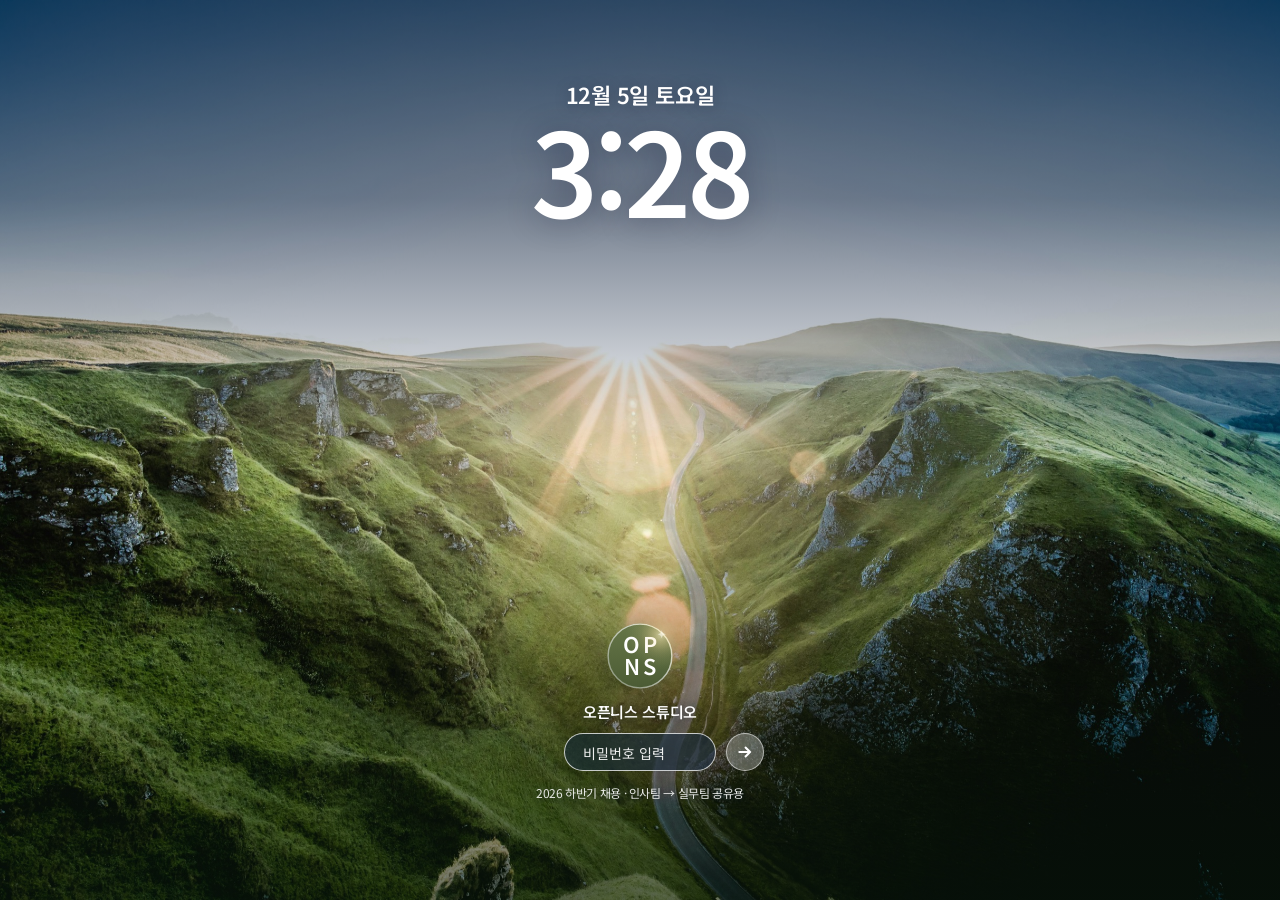
<file: docs/index.html>
<!doctype html>
<html lang="ko">
<head>
<meta charset="utf-8">
<meta name="viewport" content="width=device-width,initial-scale=1">
<meta name="robots" content="noindex,nofollow">
<meta name="theme-color" content="#2f5784">
<title>오픈니스 스튜디오 2026 하반기 채용 현황</title>
<link rel="icon" href="assets/logo.png">
<link rel="stylesheet" href="https://fonts.googleapis.com/css2?family=Noto+Sans+KR:wght@300;400;500;600;700&display=swap">
<link rel="stylesheet" href="css/style.css">
<link rel="stylesheet" href="css/mac.css">
<link rel="stylesheet" href="css/intro.css">
</head>
<body class="locked">
<a class="skip" href="#app">본문으로 건너뛰기</a>
<!-- 비밀번호 입력 화면: 맥북 잠금 화면 스타일. 배경 사진은 assets/lock.jpg (배포본 index.html 에만 삽입된다) -->
<section class="gate" id="gate" aria-label="비밀번호 입력">

  <div class="lock-clock" aria-hidden="true">
    <p class="lock-date" id="lockDate"></p>
    <p class="lock-time" id="lockTime"></p>
  </div>

  <form class="lock-user" id="gateForm" autocomplete="off">
    <svg class="lock-avatar" viewBox="0 0 72 72" width="68" height="68" aria-hidden="true" focusable="false">
      <defs>
        <linearGradient id="lgMark" x1="0" y1="0" x2="0" y2="1"><stop offset="0" stop-color="#667648"/><stop offset="1" stop-color="#4b5b34"/></linearGradient>
        <!-- 링: 오른쪽 위(해 쪽)는 따뜻하게 밝고, 왼쪽 아래로 갈수록 옅어진다 -->
        <linearGradient id="lgRim" x1="0" y1="1" x2="1" y2="0"><stop offset="0" stop-color="#fff" stop-opacity=".3"/><stop offset=".55" stop-color="#fff" stop-opacity=".62"/><stop offset="1" stop-color="#fff4cf" stop-opacity=".92"/></linearGradient>
        <!-- 원 안쪽에 번지는 햇빛 -->
        <radialGradient id="lgLit" cx="58" cy="13" r="38" gradientUnits="userSpaceOnUse"><stop offset="0" stop-color="#fff0bd" stop-opacity=".34"/><stop offset=".25" stop-color="#ffeab0" stop-opacity=".2"/><stop offset=".55" stop-color="#ffe7a8" stop-opacity=".07"/><stop offset="1" stop-color="#ffe7a8" stop-opacity="0"/></radialGradient>
        <!-- 원 바깥으로 살짝 번지는 빛 -->
        <radialGradient id="lgFlare" cx="58" cy="14" r="34" gradientUnits="userSpaceOnUse"><stop offset="0" stop-color="#fff3cc" stop-opacity=".5"/><stop offset=".2" stop-color="#ffe6a8" stop-opacity=".3"/><stop offset=".45" stop-color="#ffdc94" stop-opacity=".13"/><stop offset=".72" stop-color="#ffdc94" stop-opacity=".04"/><stop offset="1" stop-color="#ffdc94" stop-opacity="0"/></radialGradient>
      </defs>
      <circle cx="36" cy="36" r="34.5" fill="url(#lgMark)"/>
      <circle cx="36" cy="36" r="34.5" fill="url(#lgLit)"/>
      <circle cx="36" cy="36" r="33.75" fill="none" stroke="url(#lgRim)" stroke-width="1.5"/>
      <g fill="#fff" font-size="23" font-weight="600" text-anchor="middle" letter-spacing="2.5">
        <text x="37.2" y="33">OP</text>
        <text x="37.2" y="56">NS</text>
      </g>
      <circle cx="58" cy="14" r="34" fill="url(#lgFlare)"/>
      <path d="M59 8.5Q59.4 12.6 63.5 13Q59.4 13.4 59 17.5Q58.6 13.4 54.5 13Q58.6 12.6 59 8.5Z" fill="#fffaf0" fill-opacity=".6"/>
    </svg>
    <h1>오픈니스 스튜디오</h1>
    <div class="lock-field" id="gateField">
      <input id="gatePw" type="password" inputmode="numeric" enterkeyhint="go" autocomplete="off" placeholder="비밀번호 입력" aria-label="비밀번호">
      <button type="submit" id="gateBtn" aria-label="입장" title="입장">
        <svg viewBox="0 0 16 16" width="14" height="14" aria-hidden="true" focusable="false"><path d="M3 8h9M8.5 4l4 4-4 4" fill="none" stroke="currentColor" stroke-width="1.8" stroke-linecap="round" stroke-linejoin="round"/></svg>
      </button>
    </div>
    <p class="lock-sub">2026 하반기 채용 · 인사팀 → 실무팀 공유용</p>
    <p class="gate-msg" id="gateMsg" role="alert" aria-live="polite"></p>
  </form>
</section>

<header class="top">
  <div class="bar">
    <a class="brand" href="#/" aria-label="현황으로 이동">
      <img src="assets/logo.png" alt="" width="34" height="34">
      <span>OPENNESS STUDIO<small>2026 H2 RECRUIT</small></span>
    </a>
    <nav id="nav" aria-label="주 메뉴"></nav>
  </div>
</header>

<main id="app" tabindex="-1"></main>

<footer class="foot">
  <p>오픈니스 스튜디오 2026 하반기 채용 · 인사팀 → 실무팀 공유용 자료입니다. 지원자 정보 보호를 위해 외부 전달을 삼가 주세요.</p>
</footer>





<script src="js/mac.js"></script>
<script src="js/intro.js"></script>
<script src="payload.js"></script>
<script src="js/gate.js"></script>
</body>
</html>
</file>
<file: docs/css/style.css>
/* 오픈니스 스튜디오 2026 하반기 채용 현황 — 애플 스타일 리뉴얼
 * 참고: apple.com. 흰색·연회색(#f5f5f7)·검정 면을 번갈아 쓰고, 큰 중앙 정렬 제목(굵고 좁은 자간),
 *       둥근 타일(28px), 파란 알약 버튼과 "더 알아보기 ›" 링크, 반투명 44px 메뉴바.
 * 색은 잉크(#1d1d1f)·회색·파랑(#0071e3)이 기본이고, 주황(#bf4800)은 "지금/경력" 같은 작은 강조에만 쓴다. */
:root{
  --ink:#1d1d1f;
  --gray:#6e6e73;
  --gray-2:#86868b;
  --bg-gray:#f5f5f7;
  --line:#d2d2d7;
  --line-2:#e8e8ed;
  --blue:#0068d6;          /* apple.com의 #0071e3보다 살짝 진하게: 흰 글자 대비 4.5:1 이상 */
  --blue-h:#0058b8;
  --link:#0066cc;
  --orange:#a83f00;
  --sans:-apple-system,BlinkMacSystemFont,"SF Pro Display","SF Pro Text","Apple SD Gothic Neo","Noto Sans KR","Malgun Gothic",sans-serif;
  --r:28px;
  --r-s:18px;
  --ease:cubic-bezier(.28,.11,.32,1);
}
*{box-sizing:border-box;margin:0}
html{scroll-behavior:smooth}
body{background:#fff;color:var(--ink);font:400 17px/1.47 var(--sans);letter-spacing:-.022em;-webkit-text-size-adjust:100%;-webkit-font-smoothing:antialiased;word-break:keep-all}
a{color:inherit}
:focus-visible{outline:2px solid var(--blue);outline-offset:3px;border-radius:6px}
img{display:block}
::selection{background:rgba(0,113,227,.2)}

/* 상단 메뉴바: 44px, 반투명 + 흐림 */
.top{background:rgba(255,255,255,.8);-webkit-backdrop-filter:saturate(180%) blur(20px);backdrop-filter:saturate(180%) blur(20px);border-bottom:1px solid rgba(0,0,0,.1);position:sticky;top:0;z-index:10}
.bar{max-width:1200px;margin:auto;display:flex;align-items:center;justify-content:space-between;gap:24px;padding:0 22px;height:44px}
.brand{display:flex;align-items:center;gap:9px;white-space:nowrap;font:600 13px var(--sans);letter-spacing:.01em;text-decoration:none;color:var(--ink)}
.brand img{width:22px;height:22px;border-radius:50%}
.brand small{display:none}
nav{display:flex;height:100%;overflow-x:auto;scrollbar-width:none}
nav::-webkit-scrollbar{display:none}
nav a{display:flex;align-items:center;padding:0 13px;color:rgba(0,0,0,.8);font:400 12px var(--sans);letter-spacing:-.01em;text-decoration:none;white-space:nowrap;transition:color .25s}
nav a:hover{color:#000}
nav a[aria-current="page"]{color:#000;font-weight:600}

main{max-width:1200px;margin:auto;padding:56px 22px 120px;min-height:70vh;outline:none}
h1{font:700 clamp(36px,5.6vw,56px)/1.07 var(--sans);letter-spacing:-.03em;text-align:center;color:var(--ink)}
h1 small{display:block;font:400 clamp(19px,2.2vw,24px)/1.4 var(--sans);color:var(--gray);margin-top:14px;letter-spacing:-.01em}
h2{font:700 clamp(26px,3.2vw,32px)/1.125 var(--sans);letter-spacing:-.025em;margin:96px 0 24px;display:flex;justify-content:space-between;align-items:baseline;gap:12px;color:var(--ink)}
h2 small{font:400 15px var(--sans);color:var(--gray);letter-spacing:-.01em}
h2 a{font:400 17px var(--sans);color:var(--link);text-decoration:none;letter-spacing:-.022em;display:inline-block;padding:8px 0}
h2 a:hover{text-decoration:underline}
i{font-style:normal}

/* 화면이 바뀔 때 부드럽게 올라옴 */
@keyframes rise{from{opacity:0;transform:translateY(16px)}to{opacity:1;transform:none}}
main>*{animation:rise .8s var(--ease) backwards}
main>*:nth-child(2){animation-delay:.06s}main>*:nth-child(3){animation-delay:.12s}
main>*:nth-child(4){animation-delay:.18s}main>*:nth-child(n+5){animation-delay:.24s}

/* 접근성 보조: 건너뛰기 링크, 화면 낭독용 글, 정렬 버튼, 차이 표시 */
.skip{position:absolute;left:12px;top:-64px;z-index:100;background:var(--ink);color:#fff;padding:11px 20px;border-radius:980px;font:500 14px var(--sans);text-decoration:none;transition:top .2s}
.skip:focus{top:8px}
.sr{position:absolute;width:1px;height:1px;overflow:hidden;clip:rect(0 0 0 0);white-space:nowrap}
.sb{all:unset;box-sizing:border-box;cursor:pointer;display:inline-flex;align-items:center;gap:4px}
.sb:focus-visible{outline:2px solid var(--blue);outline-offset:3px;border-radius:4px}
.df{display:block;margin-top:4px;font:600 11px var(--sans);color:var(--orange)}

/* 버튼·링크 */
.btns{display:flex;justify-content:center;flex-wrap:wrap;gap:14px;margin-top:30px}
.btn{display:inline-flex;align-items:center;gap:4px;padding:12px 22px;border-radius:980px;background:var(--blue);color:#fff;font:400 17px/1.2 var(--sans);letter-spacing:-.022em;text-decoration:none;border:1px solid var(--blue);transition:background .25s,border-color .25s}
.btn:hover{background:var(--blue-h);border-color:var(--blue-h)}
.btn.ghost{background:transparent;color:var(--blue)}
.btn.ghost:hover{background:var(--blue);color:#fff}
.lk{display:inline-flex;align-items:center;gap:4px;color:var(--link);font:400 17px var(--sans);text-decoration:none}
.lk:hover{text-decoration:underline}

/* 현황: 히어로 */
.hero-a{text-align:center;padding:48px 0 64px}
.ey2{font:600 clamp(17px,2vw,21px)/1.2 var(--sans);color:var(--orange);letter-spacing:-.01em;margin-bottom:14px}
.hero-a h1{font-size:clamp(46px,9vw,96px);line-height:1.04;letter-spacing:-.045em}
.hero-a h1 small{font-size:clamp(19px,2.6vw,28px);margin-top:20px}

/* 현황: 벤토 타일 */
.bento{display:grid;grid-template-columns:repeat(4,1fr);gap:12px}
.tile{background:var(--bg-gray);border-radius:var(--r);padding:34px 36px;overflow:hidden}
.tile h2,.tile .kl{display:block;font:600 17px var(--sans);letter-spacing:-.022em;color:var(--ink);margin:0 0 18px}
.tile.wide{grid-column:span 2;padding:38px 40px 36px}
.tile.dark{background:#000;color:#f5f5f7;grid-column:span 2;grid-row:span 2;display:flex;flex-direction:column;align-items:flex-start;padding:44px 44px 40px}
.tile.dark .ey{font:600 14px var(--sans);letter-spacing:.14em;color:#ff9f0a}
.nt{display:block;font:700 clamp(48px,6vw,72px)/1.05 var(--sans);letter-spacing:-.04em;color:#fff;margin-top:14px}
.nd{display:block;font:400 19px/1.65 var(--sans);color:#a1a1a6;margin-top:18px;letter-spacing:-.01em}
.nowt .hh-dd{margin-top:26px}
.nowt .lk{margin-top:auto;padding-top:28px;color:#2997ff}
.hh-dd{display:inline-flex;align-items:center;gap:8px;padding:7px 16px;border-radius:980px;background:rgba(255,159,10,.16);color:#ff9f0a;font:600 14px var(--sans);letter-spacing:0}
.hh-dd::before{content:"";width:7px;height:7px;border-radius:50%;background:#ff9f0a;animation:pulse 2s ease-in-out infinite}
@keyframes pulse{50%{opacity:.3;transform:scale(.7)}}
.kt{display:flex;flex-direction:column;justify-content:space-between;min-height:190px}
.num{font:600 clamp(60px,7vw,88px)/1 var(--sans);color:var(--ink);letter-spacing:-.05em}
.num small{font:400 17px var(--sans);color:var(--gray);margin-left:6px;letter-spacing:-.022em}
.steps{display:flex;gap:8px}
.st{flex:1;padding:18px 6px 16px;border-radius:var(--r-s);background:#fff;text-align:center;font-size:14px;color:var(--gray);letter-spacing:-.01em}
.st b{display:block;font:600 34px/1.1 var(--sans);letter-spacing:-.04em;color:var(--ink);margin-bottom:4px}
.st:not(.on){background:transparent;border:1px dashed var(--line)}
.st:not(.on) b{color:var(--gray-2)}
.m{display:flex;align-items:center;gap:14px;margin:16px 0;font-size:15px}
.m span:first-child{width:84px;color:var(--gray)}
.m i{flex:1;height:6px;background:var(--line-2);border-radius:9px;overflow:hidden}
.m i b{display:block;height:100%;background:var(--blue);border-radius:9px;transform-origin:left;animation:grow 1.1s var(--ease) backwards .3s}
@keyframes grow{from{transform:scaleX(0)}}
.m span:last-child{width:48px;text-align:right;font-variant-numeric:tabular-nums}
.fn{font-size:13px;color:var(--gray);margin-top:12px;line-height:1.55}

/* 현황: 면접 대상자 타일 (글이 위, 사진이 아래) */
.fg{display:grid;grid-template-columns:1fr 1fr;gap:12px}
.fc{display:flex;flex-direction:column;background:var(--bg-gray);border-radius:var(--r);overflow:hidden;text-decoration:none;text-align:center}
.ft{display:flex;flex-direction:column;align-items:center;padding:46px 32px 30px}
.fc .ey{font:600 14px var(--sans);letter-spacing:.02em;color:var(--link)}
.fc .ey.e{color:var(--orange)}
.fc .nm2{display:block;font:700 clamp(30px,3.6vw,40px)/1.1 var(--sans);letter-spacing:-.035em;margin-top:8px;color:var(--ink)}
.fc .sub{display:block;font-size:17px;line-height:1.45;color:var(--gray);margin-top:10px;max-width:440px}
.fc .lk{margin-top:16px}
.th2{display:block;aspect-ratio:16/10;overflow:hidden;background:var(--line-2);margin-top:auto}
.th2 img{width:100%;height:100%;object-fit:cover;transition:transform 1.1s var(--ease)}
.fc:hover .th2 img{transform:scale(1.04)}
.fc:hover .lk{text-decoration:underline}

/* 목록 도구 */
.tools{display:flex;gap:8px;flex-wrap:wrap;align-items:center;margin-bottom:14px}
.chip{border:0;padding:12px 20px;border-radius:980px;font:400 14px var(--sans);color:var(--ink);background:var(--bg-gray);cursor:pointer;transition:background .25s,color .25s;letter-spacing:-.01em}
.chip:hover{background:var(--line-2)}
.chip[aria-pressed="true"]{background:var(--ink);color:#fff}
.tools input,.tools select{font:400 14px var(--sans);border:1px solid transparent;background:var(--bg-gray);border-radius:980px;padding:11px 18px;color:var(--ink);transition:border-color .25s,background .25s}
.tools input:focus,.tools select:focus{border-color:var(--blue);background:#fff;outline:none}
.tools input{flex:1;min-width:150px;max-width:260px}
.tools .sp{flex:1}

/* 지원자 행 */
.list{border-bottom:1px solid var(--line-2)}
.row{display:grid;grid-template-columns:44px 168px 1fr auto 24px;gap:28px;align-items:center;padding:20px 16px;border-top:1px solid var(--line-2);text-decoration:none;transition:background .3s}
.row:hover{background:var(--bg-gray);border-radius:var(--r-s)}
.th{display:block;width:168px;height:112px;border-radius:14px;overflow:hidden;background:var(--line-2)}
.th img{width:100%;height:100%;object-fit:cover;transition:transform .9s var(--ease)}
.row:hover .th img{transform:scale(1.05)}
.no{font:400 15px var(--sans);color:var(--gray);font-variant-numeric:tabular-nums}
.nm{font:600 24px var(--sans);letter-spacing:-.03em;color:var(--ink)}
.sub{font-size:14px;color:var(--gray);margin-top:3px;letter-spacing:-.01em}
.tag{display:inline-flex;align-items:center;gap:8px;padding:5px 14px;border-radius:980px;font:400 13px var(--sans);background:#e8f1fc;color:var(--link);white-space:nowrap;letter-spacing:0}
.tag.e{background:#fdeedd;color:var(--orange)}
.arrow{color:var(--gray-2);font-size:22px;transition:transform .35s var(--ease),color .2s}
.row:hover .arrow{transform:translateX(4px);color:var(--ink)}
.empty{padding:48px 0;text-align:center;color:var(--gray);border-top:1px solid var(--line-2)}

/* 준비 중 화면 */
.soon{margin-top:28px;padding:56px 24px;text-align:center;background:var(--bg-gray);border-radius:var(--r);color:var(--gray)}
.soon b{display:block;font:600 21px var(--sans);color:var(--ink);margin-bottom:6px}
.soon a{color:var(--link)}

.foot{background:var(--bg-gray);border-top:1px solid var(--line);padding:26px 22px;text-align:center;font-size:12px;color:var(--gray);line-height:1.7;letter-spacing:-.01em}

@media(max-width:860px){
  .bento{grid-template-columns:1fr 1fr}
  .tile{padding:26px 24px}
  .tile.dark,.tile.wide{grid-column:span 2;padding:32px 28px}
  .tile.dark{grid-row:auto}
  .kt{min-height:150px}
  .fg{grid-template-columns:1fr}
  .hero-a{padding:28px 0 44px}
  main{padding:36px 16px 90px}
  h2{margin-top:72px}
  .row{grid-template-columns:92px 1fr;gap:14px;padding:16px 8px}
  .row .no,.row .tag,.row .arrow{display:none}
  .th{width:92px;height:64px;border-radius:10px}
  .nm{font-size:19px}
  .tools input{max-width:none;flex-basis:100%}
  .tools .sp{display:none}
}
@media print{.top,.tools,.foot{display:none}body{background:#fff}}

/* 아바타 · 경력 개월 */
.av{border-radius:50%;object-fit:cover;object-position:center top;background:var(--line-2);flex:none;vertical-align:middle}
.av.in{display:inline-flex;align-items:center;justify-content:center;background:var(--line-2);color:var(--ink);font-weight:600}
.nm{display:flex;align-items:center;gap:10px}
a.nl{display:inline-flex;align-items:center;gap:10px;text-decoration:none;min-height:32px}
.mo{display:block;color:var(--link);font-size:12px;margin-top:1px}
.tot{font-size:13px;color:var(--gray);margin-bottom:10px}.tot b{color:var(--ink);font-weight:600;font-size:14px}
.cmp thead th .av{margin-bottom:8px}
.ph .av{width:52px;height:52px}

/* 지원자 상세 */
.wrap{max-width:980px;margin:auto}
.sw{display:flex;gap:8px;align-items:center;flex-wrap:wrap;margin-bottom:28px}.sw .sp{flex:1}
.back{font-size:14px;color:var(--link);text-decoration:none}.back:hover{text-decoration:underline}
.swc{background:var(--bg-gray);border-radius:980px;padding:10px 18px;font:400 13px var(--sans);color:var(--ink);text-decoration:none;transition:background .25s}
.swc:hover{background:var(--line-2)}
.hero{border-radius:var(--r);overflow:hidden;aspect-ratio:16/8;background:var(--bg-gray)}.hero img{width:100%;height:100%;object-fit:cover}
.hd{display:flex;flex-direction:column;align-items:center;text-align:center;gap:0;margin:56px 0 12px}
.hd .av{width:112px;height:112px;font-size:46px;margin-bottom:22px}
.hd .hl2{font-size:clamp(18px,2.2vw,24px);line-height:1.4;color:var(--gray);max-width:680px;margin-top:16px;letter-spacing:-.01em}
.lab{font:600 17px var(--sans);letter-spacing:-.01em;color:var(--orange);margin-bottom:10px}
.nm-big{font:700 clamp(44px,8vw,80px)/1.04 var(--sans);letter-spacing:-.045em}
.fb{display:grid;grid-template-columns:repeat(6,1fr);background:var(--bg-gray);border-radius:var(--r);margin:40px 0 8px;padding:10px 12px}
.fb div{padding:18px 16px}.fb dt{font-size:12px;color:var(--gray);padding:0;border:0}.fb dd{margin-top:4px;font-size:15px;font-weight:500;padding:0;border:0}
.sec{margin-top:104px}.sec h2{display:block;font:700 clamp(30px,4vw,44px)/1.1 var(--sans);letter-spacing:-.035em;margin:0 0 28px}
.sec h2 .tt{font:400 17px var(--sans);color:var(--gray);margin-left:14px;letter-spacing:-.01em}.sec h2 .tt b{color:var(--ink);font-weight:600}
.g2c{display:grid;grid-template-columns:1fr 1fr;gap:64px}
.q{font:600 clamp(21px,2.6vw,28px)/1.5 var(--sans);letter-spacing:-.03em;color:var(--ink);margin:0}
.edu-l,.hl{list-style:none;padding:0;margin:0}
.edu-l li{padding:14px 0;border-bottom:1px solid var(--line-2);font-size:16px}
.hl li{padding:14px 0 14px 22px;border-bottom:1px solid var(--line-2);position:relative;font-size:16px}
.hl li::before{content:"";position:absolute;left:2px;top:24px;width:6px;height:6px;border-radius:50%;background:var(--blue)}
.skills{display:flex;flex-wrap:wrap;gap:8px}.skills span{background:var(--bg-gray);border-radius:980px;padding:7px 18px;font-size:14px}
.mute{color:var(--gray);font-size:15px}
.tl{list-style:none;padding:0;margin:0;position:relative}
.tl::before{content:"";position:absolute;left:5px;top:8px;bottom:8px;width:1px;background:var(--line)}
.tl li{position:relative;display:grid;grid-template-columns:180px 1fr;gap:16px;padding:0 0 28px 28px}
.tl li::before{content:"";position:absolute;left:0;top:8px;width:11px;height:11px;border-radius:50%;background:#fff;border:2px solid var(--gray-2)}
.tl li:first-child::before{background:var(--ink);border-color:var(--ink)}
.tl .pr{font:400 14px/1.7 var(--sans);color:var(--gray)}.tl .pr .mo{font-weight:600;color:var(--ink)}
.tl b{font:600 19px var(--sans);letter-spacing:-.02em}.tl .rl{margin-left:10px;font-size:14px;color:var(--gray)}
.tl p{font-size:15px;color:var(--gray);margin-top:4px;line-height:1.6}
.pfig{margin:0;cursor:zoom-in;background:var(--bg-gray);border-radius:var(--r);overflow:hidden;transition:transform .5s var(--ease)}
.pfig:hover{transform:scale(1.01)}
.pfig img{width:100%;display:block}.pfig figcaption{font-size:13px;color:var(--gray);padding:12px 20px}
.gal{display:grid;gap:14px}.gal figure{margin:0;cursor:zoom-in}
.gal img{width:100%;border-radius:22px;background:var(--bg-gray);transition:transform .6s var(--ease)}
.gal figure:hover img{transform:scale(1.01)}
.gal figcaption{font-size:13px;color:var(--gray);margin-top:10px;font-variant-numeric:tabular-nums}
.src{font-size:13px;color:var(--gray);margin-top:72px;padding-top:18px;border-top:1px solid var(--line-2)}
.lb2{position:fixed;inset:0;background:rgba(0,0,0,.92);z-index:60;display:flex;align-items:center;justify-content:center;padding:24px;cursor:zoom-out;animation:fade .3s ease}
@keyframes fade{from{opacity:0}}
.lb2 img{max-width:100%;max-height:100%;border-radius:12px;background:#fff}
.lb2 button{position:absolute;top:18px;right:22px;background:none;border:0;color:#fff;font-size:32px;cursor:pointer}
.chs{display:grid;grid-template-columns:repeat(auto-fill,minmax(210px,1fr));gap:12px}
.ch{display:flex;align-items:center;gap:14px;background:var(--bg-gray);border-radius:var(--r-s);padding:16px 18px;text-decoration:none;font:600 17px var(--sans);letter-spacing:-.02em;transition:background .25s}
.ch:hover{background:var(--line-2)}
@media(max-width:720px){.fb{grid-template-columns:1fr 1fr;padding:6px}.g2c{grid-template-columns:1fr;gap:0}.hero{aspect-ratio:4/3;border-radius:22px}
 .tl li{grid-template-columns:1fr;gap:2px}.hd{margin-top:40px}.hd .av{width:88px;height:88px;font-size:36px}.sec{margin-top:72px}}

/* 인적사항 */
.ok{color:var(--link);font-weight:600}.ok.half{font-weight:500}.no-{color:var(--gray);font-weight:400}.docs b{margin-right:6px}
.badge{display:inline-block;padding:2px 12px;border-radius:980px;font-size:12px;background:#e8f1fc;color:var(--link);white-space:nowrap}
.badge.e{background:#fdeedd;color:var(--orange)}

/* 보기 전환: 애플 세그먼트 컨트롤 */
.seg{display:flex;width:fit-content;max-width:100%;background:var(--line-2);border-radius:980px;padding:3px;margin:32px auto 6px}
.seg button{border:0;background:none;padding:8px 24px;border-radius:980px;font:400 14px var(--sans);color:var(--ink);cursor:pointer}
.seg button[aria-selected="true"]{background:#fff;font-weight:500;box-shadow:0 1px 4px rgba(0,0,0,.12)}
.hint{font-size:14px;color:var(--gray);margin:14px 0 0;text-align:center}

/* 그룹 제목 */
.gt{display:flex;justify-content:flex-start;align-items:baseline;gap:12px;margin:56px 0 16px;font:700 28px var(--sans);letter-spacing:-.03em}
.gt small{font:400 15px var(--sans);color:var(--gray);letter-spacing:-.01em}

/* 전체 비교표 (PC) */
.tw{overflow:auto;border:1px solid var(--line-2);border-radius:var(--r-s);background:#fff}
.tw.max{max-height:72vh}
table{border-collapse:separate;border-spacing:0;width:100%;font-size:14px}
.full table{min-width:1400px}
.full th{position:sticky;top:0;background:var(--bg-gray);z-index:2;text-align:left;font:600 12px var(--sans);color:var(--gray);padding:14px 14px;border-bottom:1px solid var(--line-2);white-space:nowrap;cursor:pointer;user-select:none;letter-spacing:0}
.full th:hover{color:var(--ink)}.full th .s{opacity:.6;margin-left:4px}
.full td{padding:16px 14px;border-bottom:1px solid var(--line-2);vertical-align:top}
.full tr:last-child td{border:0}.full tbody tr:hover td{background:#fafafc}
.full th:first-child,.full td:first-child{position:sticky;left:0;z-index:1;box-shadow:1px 0 0 var(--line-2)}
.full th:first-child{z-index:3}.full td:first-child{background:#fff;font:600 16px var(--sans);white-space:nowrap}.full tbody tr:hover td:first-child{background:#fafafc}
.full td.w{min-width:220px}.full td:not(.w):not(:first-child){white-space:nowrap}

/* 전체 비교표 (모바일): 카드 */
.cg{display:none;grid-template-columns:1fr;gap:12px}
.pc{background:var(--bg-gray);border-radius:var(--r-s);padding:22px}
.ph{display:flex;gap:14px;align-items:center;padding-bottom:14px;border-bottom:1px solid var(--line);margin-bottom:4px}
.ph img{width:48px;height:48px;border-radius:50%;object-fit:cover;background:var(--line-2)}
.ph .n{font:600 19px var(--sans);letter-spacing:-.02em}.ph .s{font-size:13px;color:var(--gray)}.ph .no{margin-left:auto;font:400 13px var(--sans);color:var(--gray)}
dl{display:grid;grid-template-columns:70px 1fr;gap:0 12px;font-size:14px}
dt{color:var(--gray);font-size:13px;padding:10px 0;border-bottom:1px solid var(--line-2)}
dd{padding:9px 0;border-bottom:1px solid var(--line-2);word-break:keep-all}
dt:nth-last-of-type(1),dd:last-of-type{border:0}

/* 선택 비교: 선택 영역 */
.pickgrp{display:grid;grid-template-columns:1fr 1fr;gap:12px;margin:24px 0 22px}
.pg{background:var(--bg-gray);border-radius:var(--r-s);padding:20px 22px}
.pg h2{font:600 14px var(--sans);letter-spacing:0;color:var(--gray);margin:0 0 14px;display:flex;justify-content:space-between}
.pg h2 em{font-style:normal;color:var(--link)}
.pk{border:0;background:#fff;border-radius:980px;padding:10px 16px;font:400 14px var(--sans);cursor:pointer;display:inline-flex;align-items:center;gap:6px;color:var(--ink);margin:0 6px 8px 0;transition:all .25s}
.pk:hover{background:var(--line-2)}
.pk i{font-style:normal;font-size:11px;color:var(--gray)}
.pk[aria-pressed="true"]{background:var(--ink);color:#fff}.pk[aria-pressed="true"] i{color:#a1a1a6}
.clr{border:0;background:none;color:var(--link);font:400 13px var(--sans);cursor:pointer}

/* 선택 비교표 (PC) */
.cmp table{min-width:0}
.cmp th,.cmp td{padding:16px 18px;border-bottom:1px solid var(--line-2);text-align:left;vertical-align:top}
.cmp tr:last-child td{border:0}
.cmp thead th{background:var(--bg-gray);font:600 18px var(--sans);letter-spacing:-.02em;min-width:210px;vertical-align:bottom}
.cmp thead th img{width:44px;height:44px;border-radius:50%;object-fit:cover;margin-bottom:8px;display:block}
.cmp thead th small{display:block;font:400 12px var(--sans);color:var(--gray);margin-top:2px;letter-spacing:0}
.cmp td:first-child,.cmp th:first-child{position:sticky;left:0;background:var(--bg-gray);min-width:96px;width:96px;color:var(--gray);font:600 12px var(--sans);box-shadow:1px 0 0 var(--line-2);z-index:1}
.cmp tr.diff td:not(:first-child){background:#fff8ee}
.cmp tr.diff td:first-child{box-shadow:inset 3px 0 0 #ff9f0a,1px 0 0 var(--line-2)}
.empty{padding:40px;text-align:center;color:var(--gray)}

/* 선택 비교 (모바일): 세로 쌓기 */
.st-wrap{display:none}
.sel{display:flex;gap:8px;overflow-x:auto;padding-bottom:4px;margin-bottom:12px;scrollbar-width:none}.sel::-webkit-scrollbar{display:none}
.sel .p{flex:0 0 auto;display:flex;align-items:center;gap:8px;background:var(--bg-gray);border-radius:16px;padding:8px 14px 8px 8px}
.sel img{width:34px;height:34px;border-radius:50%;object-fit:cover}.sel b{font:600 15px var(--sans)}.sel small{display:block;font-size:11px;color:var(--gray);line-height:1.2}
.it{background:var(--bg-gray);border-radius:16px;margin-bottom:10px;overflow:hidden}
.it h3{font:600 12px var(--sans);color:var(--gray);padding:12px 16px;border-bottom:1px solid var(--line-2);display:flex;justify-content:space-between}
.it h3 em{font-style:normal;color:var(--orange)}
.it.diff{background:#fff8ee}
.it .v{display:grid;grid-template-columns:76px 1fr;gap:10px;padding:12px 16px;border-bottom:1px solid var(--line-2);font-size:14px;align-items:start}
.it .v:last-child{border:0}.it .v span{font:600 13px var(--sans)}

/* 경력 사항 */
.cr{list-style:none;padding:0;margin:0;display:grid;gap:10px}
.cr li{display:grid;grid-template-columns:118px 1fr;gap:12px;align-items:start}
.cr .pr{font:400 12px/1.6 var(--sans);color:var(--gray);padding-top:1px;word-break:keep-all}
.cr b{font:600 14px var(--sans)}
.cr .rl{display:inline-block;margin-left:6px;font-size:12.5px;color:var(--gray)}
.cr p{font-size:12.5px;color:var(--gray);margin-top:2px;line-height:1.55}
.cr.none{color:var(--gray);font-size:13px}
.edu small{display:block;color:var(--gray);font-size:12px;margin-top:2px}
.full td.cc{min-width:430px;white-space:normal!important}
.cmp td .cr li{grid-template-columns:1fr;gap:1px}
.cmp td .cr{gap:12px}
.cd{margin-top:14px;padding-top:14px;border-top:1px solid var(--line)}
.cd h3{font:600 12px var(--sans);color:var(--gray);margin-bottom:10px}
@media(max-width:720px){.cr li{grid-template-columns:1fr;gap:1px}.cr{gap:12px}}
.view{display:none}.view.on{display:block}
@media(max-width:720px){
  .seg button,.seg a{flex:1;padding:9px 8px}.seg{width:100%}
  .full .tw{display:none}.cg{display:grid}
  .cmp .tw{display:none}.st-wrap{display:block}
  .pickgrp{grid-template-columns:1fr}
}
.full td:first-child a,.cmp a{text-decoration:none}.full td:first-child a:hover{color:var(--link)}
.seg a{display:block;text-align:center;text-decoration:none;padding:8px 24px;border-radius:980px;font:400 14px var(--sans);color:var(--ink)}
.seg a[aria-current="page"]{background:#fff;font-weight:500;box-shadow:0 1px 4px rgba(0,0,0,.12)}
.row img.av{width:28px;height:28px;border-radius:50%;object-fit:cover}
@media(max-width:860px){.row img.av{width:28px;height:28px}}
.pc .n a,.cmp th a{text-decoration:none;color:inherit;display:inline-block;padding:6px 0}
.bdot{color:var(--gray-2);margin:0 2px}.sw .back{display:inline-flex;align-items:center;padding:10px 0}

/* 전형 일정 */
.top-row{display:flex;justify-content:center;align-items:flex-end;gap:16px;flex-wrap:wrap}
.chip-s{display:inline-block;padding:3px 12px;border-radius:980px;font-size:12px;white-space:nowrap;letter-spacing:0}
.chip-s.done{background:var(--line-2);color:var(--ink)}.chip-s.now{background:var(--blue);color:#fff}.chip-s.next{background:transparent;color:var(--gray);box-shadow:inset 0 0 0 1px var(--line)}
.tbd{color:var(--gray)}
.empty2{padding:40px;text-align:center;color:var(--gray);background:var(--bg-gray);border-radius:var(--r);font-size:15px}
table.ts{width:100%;border-collapse:separate;border-spacing:0;background:#fff;border:1px solid var(--line-2);border-radius:var(--r-s);overflow:hidden;font-size:15px}
table.ts th{background:var(--bg-gray);text-align:left;font:600 12px var(--sans);color:var(--gray);padding:13px 18px;border-bottom:1px solid var(--line-2)}
table.ts td{padding:14px 18px;border-bottom:1px solid var(--line-2)}table.ts tr:last-child td{border:0}
table.ts tbody tr:hover td{background:#fafafc}
.c{background:var(--bg-gray);border-radius:var(--r);padding:28px 36px}
.ci{display:grid;grid-template-columns:120px 1fr;font-size:16px}.ci dt{color:var(--gray);font-size:14px;padding:15px 0;border-bottom:1px solid #e0e0e5}.ci dd{padding:14px 0;border-bottom:1px solid #e0e0e5}
.ci dt:last-of-type,.ci dd:last-of-type{border:0}
.stp-card{margin-top:32px;padding:48px 32px}
.stp{list-style:none;margin:0;padding:0;display:grid;grid-template-columns:repeat(6,1fr);position:relative}
.stp li{position:relative;text-align:center;padding:0 6px}
.stp li::before{content:"";position:absolute;top:19px;left:-50%;width:100%;height:2px;background:var(--line)}
.stp li:first-child::before{display:none}
.stp li.done::before,.stp li.now::before{background:var(--ink)}
.dot{position:relative;z-index:1;width:40px;height:40px;border-radius:50%;margin:0 auto;display:flex;align-items:center;justify-content:center;font:600 16px var(--sans);background:#fff;border:2px solid var(--line);color:var(--gray)}
.stp li.done .dot{background:var(--ink);border-color:var(--ink);color:#fff}
.stp li.now .dot{border-color:var(--blue);background:var(--blue);color:#fff;box-shadow:0 0 0 6px rgba(0,113,227,.18)}
.stp b{display:block;margin-top:16px;font:600 17px var(--sans);letter-spacing:-.02em}
.stp .dt{display:block;margin-top:4px;font-size:14px;color:var(--ink)}.stp .dt.tbd{color:var(--gray)}
.stp .sc{margin-top:10px}
.stp p{font-size:13px;color:var(--gray);margin-top:10px;line-height:1.5}
.nowc{margin-top:12px;background:var(--bg-gray);border-radius:var(--r);padding:24px 34px;display:flex;gap:16px;align-items:center;flex-wrap:wrap}
.nowc b{font:600 21px var(--sans);letter-spacing:-.02em}.nowc .dd{margin-left:auto;font:600 34px var(--sans);letter-spacing:-.04em;color:var(--blue)}
/* 다음 일정: 경력·신입을 나눠서 표기 (각자 날짜로 D-day 를 따로 계산). 클래스는 기존 이름과 겹치지 않게 ng- 접두어 */
.nowc.ng{align-items:flex-start;gap:14px 28px}
.nowc .ng-h{display:flex;align-items:center;gap:14px;padding-top:12px}
.nowc .ng-l{flex:1;min-width:min(100%,320px);display:grid;gap:10px}
.nowc .ng-r{display:grid;grid-template-columns:auto 1fr auto;align-items:center;gap:14px;padding:14px 20px;background:#fff;border-radius:var(--r-s)}
.nowc .ng-t{display:inline-block;padding:3px 12px;border-radius:980px;font:600 13px/1.5 var(--sans);background:#e8f1fc;color:var(--link);white-space:nowrap}
.nowc .ng-t.e{background:#ffefd9;color:#b05400}
.nowc .ng-w{font:500 17px/1.4 var(--sans);letter-spacing:-.01em}
.nowc .ng-d{font:600 26px/1.2 var(--sans);letter-spacing:-.04em;color:var(--blue);white-space:nowrap}
.nowc .ng-d.past{color:var(--gray)}
@media(max-width:560px){.nowc.ng{padding:20px 18px}.nowc .ng-r{grid-template-columns:auto 1fr auto;gap:10px 12px;padding:14px 16px}.nowc .ng-w{font-size:16px}.nowc .ng-d{font-size:22px}}
.days{display:grid;gap:28px}.days h3{font:600 19px var(--sans);letter-spacing:-.02em;margin-bottom:12px}
@media(max-width:820px){.stp{grid-template-columns:1fr;gap:0}.stp li{display:grid;grid-template-columns:48px 1fr;text-align:left;padding:0 0 24px;column-gap:14px}
 .dot{margin:0}.stp b{margin-top:2px}.stp .dt{margin-top:2px}
 /* 세로 타임라인의 연결선: 각 항목이 "자기 동그라미 바로 아래 → 다음 동그라미"까지를 그린다.
  * (예전 방식은 선을 자기 위로 22px만 끌어올려, 항목의 글이 길면 앞 동그라미 아래가 끊겨 보였다) 선 색은 다음 항목이 완료/진행 중이면 진하게 */
 .stp li::before{display:none}
 .stp li:not(:last-child)::after{content:"";position:absolute;left:19px;top:40px;bottom:0;width:2px;background:var(--line)}
 .stp li.done:has(+ li.done)::after,.stp li.done:has(+ li.now)::after{background:var(--ink)}
 table.ts{font-size:13px}table.ts th,table.ts td{padding:10px}.stp-card{padding:32px 22px}.c{padding:22px 24px}}
table.ts td{vertical-align:middle}table.ts a.nl span{line-height:1.2}

/* 안내 */
.gh{text-align:center;padding:56px 0 72px}
.gk{font:600 clamp(17px,2vw,21px) var(--sans);letter-spacing:-.01em;color:var(--orange)}
.gt1{font:700 clamp(46px,9.4vw,108px)/1.04 var(--sans);margin-top:18px;letter-spacing:-.05em;color:var(--ink)}
.gt1 .l1{color:var(--gray-2)}
.gs{display:block;font:700 clamp(30px,4vw,44px)/1.1 var(--sans);letter-spacing:-.035em;margin:104px 0 28px}
.pos-g{display:grid;grid-template-columns:1fr 1fr;gap:12px}
.pos{background:var(--bg-gray);border-radius:var(--r);padding:44px 44px 48px}
.pgh{display:flex;align-items:center;gap:12px;margin-bottom:16px}
.pgr{font:700 clamp(28px,3.4vw,36px) var(--sans);letter-spacing:-.035em}.pcnt{font-size:13px;background:var(--ink);color:#fff;padding:3px 12px;border-radius:980px}
.pos h3{font:600 21px/1.35 var(--sans);letter-spacing:-.02em;margin:0}.pos p{font-size:17px;color:var(--gray);margin-top:12px;line-height:1.55}
.ci dd small{display:block;color:var(--gray);font-size:14px;margin-top:2px}
.ci dd a{color:var(--link);text-decoration:none;display:inline-block;padding:6px 0}.ci dd a:hover{text-decoration:underline}
.gn{list-style:none;padding:0;margin:0;display:grid;gap:10px}
.gn li{position:relative;padding:16px 22px 16px 44px;background:var(--bg-gray);border-radius:var(--r-s);font-size:16px}
.gn li::before{content:"";position:absolute;left:22px;top:25px;width:7px;height:7px;border-radius:50%;background:var(--blue)}
@media(max-width:720px){.gh{padding:32px 0 48px}.pos-g{grid-template-columns:1fr}.pos{padding:32px 28px 36px}}

/* 비밀번호 입력 화면 */
.locked header,.locked main,.locked footer,.locked .skip{display:none}
.locked{background:#2f5784}
.gate{position:relative;min-height:100vh;min-height:100dvh;display:grid;grid-template-rows:auto 1fr auto;justify-items:center;overflow:hidden;padding:clamp(44px,9vh,96px) 24px calc(clamp(36px,8vh,84px) + var(--kb,0px));transition:padding-bottom .2s var(--ease);color:#fff;text-align:center;
  background:#1d3a1f url(../assets/lock.jpg) 50% 62%/cover no-repeat}
.gate[hidden]{display:none}
.gate::after{content:"";position:absolute;inset:0;pointer-events:none;background:linear-gradient(180deg,rgba(8,28,56,.74) 0%,rgba(8,28,56,.58) 22%,rgba(8,28,56,.3) 36%,rgba(8,28,56,0) 50%,rgba(6,22,10,0) 58%,rgba(6,22,10,.58) 100%)}
.lock-clock,.lock-user{position:relative;z-index:1}
.lock-date{font:600 clamp(16px,2.2vw,22px)/1.2 var(--sans);letter-spacing:-.01em;text-shadow:0 1px 14px rgba(20,24,48,.35)}
.lock-time{font:600 clamp(64px,12vw,116px)/1 var(--sans);letter-spacing:-.04em;font-variant-numeric:tabular-nums;margin-top:2px;text-shadow:0 2px 30px rgba(20,24,48,.35)}
.lock-user{grid-row:3;display:flex;flex-direction:column;align-items:center;width:100%;max-width:300px}
.lock-avatar{width:68px;height:68px;display:block;filter:drop-shadow(0 4px 14px rgba(8,24,8,.38))}
.lock-avatar text{font-family:var(--sans)}
.lock-avatar{overflow:visible}
.lock-user h1{color:#fff;font:600 15px/1.3 var(--sans);margin-top:12px;letter-spacing:-.01em;text-shadow:0 1px 8px rgba(10,24,48,.5)}
.lock-field{position:relative;width:152px;margin-top:12px}   /* 입력창(숫자 4자리용 152px)이 가운데 정렬된다. 입장 버튼은 입력창 오른쪽 바깥에 붙어(가운데 정렬 계산에 안 들어감) 입력창이 로고·이름·안내문구와 같은 중심선에 선다 */
.lock-field input{display:block;width:100%;height:38px;padding:0 18px;border:1px solid rgba(255,255,255,.4);border-radius:980px;background:rgba(14,36,72,.4);-webkit-backdrop-filter:blur(24px) saturate(160%);backdrop-filter:blur(24px) saturate(160%);color:#fff;font:400 15px var(--sans);letter-spacing:.2em;text-align:left;caret-color:#fff;transition:background .2s var(--ease),border-color .2s var(--ease)}
.lock-field input::placeholder{color:rgba(255,255,255,.92);letter-spacing:0;font-size:14px}
.lock-field input:focus{outline:none;background:rgba(14,36,72,.5);border-color:rgba(255,255,255,.75)}
.lock-field button{position:absolute;left:calc(100% + 10px);top:0;width:38px;height:38px;padding:0;border-radius:50%;background:rgba(255,255,255,.28);border:1px solid rgba(255,255,255,.55);-webkit-backdrop-filter:blur(24px) saturate(160%);backdrop-filter:blur(24px) saturate(160%);color:#fff;display:flex;align-items:center;justify-content:center;cursor:pointer;transition:background .18s var(--ease),color .18s var(--ease),border-color .18s var(--ease)}
.lock-field button svg{width:18px;height:18px}
.lock-field button:hover{background:rgba(255,255,255,.45)}
.lock-field button:focus-visible{outline:2px solid #fff;outline-offset:2px}
.lock-field.has-val button{background:#fff;border-color:#fff;color:#33452a}   /* 입력하면 흰색으로 채워 "이제 누르면 된다"가 보이게 */
.lock-field button:disabled{opacity:.5;cursor:default}
.lock-field.shake{animation:shake .45s cubic-bezier(.36,.07,.19,.97)}
@keyframes shake{10%,90%{transform:translateX(-2px)}20%,80%{transform:translateX(4px)}30%,50%,70%{transform:translateX(-8px)}40%,60%{transform:translateX(8px)}}
.lock-sub{margin-top:14px;font-size:12px;line-height:1.4;color:rgba(255,255,255,.88);text-shadow:0 1px 8px rgba(10,24,48,.55)}
.gate .gate-msg{min-height:20px;margin-top:6px;font-size:13px;font-weight:500;color:#fff;text-shadow:0 1px 8px rgba(10,24,48,.65)}
@media(max-width:480px){.lock-user{max-width:none}}
/* 터치 기기·좁은 화면: 입력창과 화살표를 손가락 크기로 키우고, 로그인 영역을 화면 가운데로 올려 키패드에 가려지지 않게 한다 */
@media(pointer:coarse),(max-width:760px){
  .lock-field{width:min(186px,calc(100vw - 150px));margin-top:16px}   /* 폰: 손가락 크기(48px)는 유지, 입력창은 가운데에 두고 오른쪽 버튼(48px+간격 10px)이 화면 안에 들어오도록 폭을 제한 */
  .lock-field input{height:48px;padding:0 20px;font-size:16px;background:rgba(14,36,72,.5)}
  .lock-field input::placeholder{font-size:16px}
  .lock-field button{width:48px;height:48px}
  .lock-field button svg{width:22px;height:22px}
  .gate .gate-msg{font-size:14px}
}
/* 키패드가 열려 로그인 영역이 위로 올라오는 동안: 밝은 지평선 위에서도 흰 글자가 읽히도록 가운데 띠를 어둡게 */
.gate.kb-open::after{background:linear-gradient(180deg,rgba(8,28,56,.74) 0%,rgba(8,28,56,.62) 24%,rgba(8,28,56,.54) 40%,rgba(8,28,56,.5) 54%,rgba(6,22,10,.3) 68%,rgba(6,22,10,.52) 100%)}
/* 키가 작은 폰: 키패드가 열려 있는 동안만 로고·이름·안내문구를 숨겨 입력창과 입장 버튼이 들어갈 자리를 만든다 */
@media(max-height:700px){.gate.kb-open .lock-avatar,.gate.kb-open .lock-user h1,.gate.kb-open .lock-sub{display:none}}
@media(prefers-reduced-motion:reduce){.lock-field.shake{animation:none}.gate{transition:none}}
.hero.ld{background:var(--bg-gray);aspect-ratio:16/8}.ldn{padding:20px 0}

/* 경력 추정 표시 */
.est{font-style:normal;color:var(--gray);font-size:.88em;margin-left:3px;font-weight:400}

/* 모바일 상단 메뉴: 로고 줄 + 메뉴 한 줄 */
@media(max-width:860px){
  .bar{flex-wrap:wrap;height:auto;gap:0;padding:0}
  .brand{width:100%;padding:11px 16px 8px}
  nav{width:100%;height:auto;overflow:visible;border-top:1px solid rgba(0,0,0,.08);justify-content:space-between;padding:0 6px}
  nav a{flex:1 1 auto;justify-content:center;padding:14px 2px 13px;font-size:12px;text-align:center;letter-spacing:-.04em}
}
@media(max-width:360px){nav a{font-size:11px;padding-left:0;padding-right:0}}

/* 면접 일정표: 열 너비 고정 */
table.ts{table-layout:fixed}
table.ts th:nth-child(3){width:90px}
table.ts th:nth-child(4){width:200px}
@media(max-width:820px){
  table.ts th:first-child{width:31%!important}
  table.ts th:nth-child(3){width:52px}
  table.ts th:nth-child(4){width:27%}
  table.ts th,table.ts td{padding:10px 6px;font-size:12.5px}
  table.ts td:nth-child(-n+3),table.ts th:nth-child(-n+3){white-space:nowrap}
  table.ts a.nl{gap:6px}table.ts a.nl .av{width:24px!important;height:24px!important;font-size:11px!important}
}

/* 움직임을 줄이도록 설정한 사용자 */
@media(prefers-reduced-motion:reduce){
  *,*::before,*::after{animation:none!important;transition:none!important;scroll-behavior:auto!important}
}
</file>
<file: docs/css/mac.css>
/* 맥 OS 바탕화면 느낌 덧입힘 — 기존 화면 구성(css/style.css · js/app.js)은 그대로 두고 겉모습만 바꾼다.
 *   바탕: 풍경 사진 / 메뉴바: 투명 + 시계 / 본문: 신호등 버튼이 달린 유리 창 / 아래: Dock(메뉴 바로가기)
 * 이 파일을 <link>에서 빼면 바로 기존 애플 스타일로 돌아간다. 새로 만든 클래스는 모두 mc- 접두어를 쓴다.
 * 배경 사진은 assets/lock.jpg (비밀번호 화면과 같은 사진) */
:root{--mc-wall:url(../assets/lock.jpg);--mc-d:clamp(38px,calc((100vw - 54px) / 7.9),58px)}
body{background:#10161a}
body::before{content:"";position:fixed;inset:0;z-index:-2;background:var(--mc-wall) 50% 62%/cover no-repeat}
body::after{content:"";position:fixed;inset:0;z-index:-1;pointer-events:none;background:linear-gradient(180deg,rgba(8,28,56,.4) 0%,rgba(8,28,56,.08) 30%,rgba(6,22,10,.05) 60%,rgba(6,22,10,.5) 100%)}

/* 메뉴바: 사진 위에 뜨는 투명 막대 */
.top{background:linear-gradient(180deg,rgba(0,0,0,.32),rgba(0,0,0,0));border-bottom:0;-webkit-backdrop-filter:blur(6px) saturate(140%);backdrop-filter:blur(6px) saturate(140%)}
.top{transition:background .25s}
.top.mc-scrolled{background:rgba(20,30,40,.66);-webkit-backdrop-filter:blur(22px) saturate(160%);backdrop-filter:blur(22px) saturate(160%)}   /* 스크롤하면 흰 글자가 흰 창과 겹쳐도 읽히도록 어둡게 */
.bar{height:36px}
.brand{color:#fff;text-shadow:0 0 8px rgba(0,0,0,.45)}
.brand img{display:none}
.brand::before{content:"";width:15px;height:15px;border-radius:50%;flex:none;background:radial-gradient(circle at 35% 30%,#a9bb85,#566a3c);box-shadow:inset 0 0 0 1px rgba(255,255,255,.6)}
nav a{color:rgba(255,255,255,.95);font-weight:500;text-shadow:0 0 8px rgba(0,0,0,.45)}
nav a:hover{color:#fff}
nav a[aria-current="page"]{color:#fff;font-weight:700}
.mc-clk{color:#fff;font:500 13px var(--sans);text-shadow:0 0 8px rgba(0,0,0,.45);white-space:nowrap}

/* 본문: 신호등 버튼이 달린 유리 창 (안쪽 내용은 기존 그대로) */
main{position:relative;width:calc(100% - 24px);max-width:1200px;margin:16px auto 0;padding:58px clamp(16px,3vw,36px) 96px;border-radius:clamp(18px,2.4vw,26px);
  background:rgba(248,248,250,.88);-webkit-backdrop-filter:blur(44px) saturate(190%);backdrop-filter:blur(44px) saturate(190%);
  box-shadow:0 0 0 .5px rgba(0,0,0,.28),0 30px 80px rgba(0,0,0,.45),inset 0 0 0 1px rgba(255,255,255,.5)}
main::before{content:"";position:absolute;left:20px;top:19px;width:13px;height:13px;border-radius:50%;background:#ff5f57;box-shadow:21px 0 0 #febc2e,42px 0 0 #28c840;animation:none}
.hero-a{padding-top:28px}
main:focus-visible{outline:none}   /* 화면 이동 때 본문으로 옮겨 주는 초점이 둥근 창에 파란 테두리로 보이지 않게 */
.foot{background:transparent;border-top:0;color:rgba(255,255,255,.92);text-shadow:0 1px 6px rgba(0,0,0,.65);padding:22px 22px 130px}

/* 비밀번호 화면에서는 메뉴 바로가기(Dock)를 숨긴다 */
.locked .mc-dock{display:none}

/* Dock */
.mc-app{--sz:58px;position:relative;width:var(--sz);height:var(--sz);border-radius:22.5%;display:grid;place-items:center;color:#fff;overflow:hidden;flex:none;transition:width .08s,height .08s,transform .14s ease-out;
  box-shadow:0 3px 8px rgba(0,0,0,.32),inset 0 0 0 .5px rgba(255,255,255,.45),inset 0 1px 1px rgba(255,255,255,.55)}
.mc-app::after{content:"";position:absolute;inset:0;background:linear-gradient(180deg,rgba(255,255,255,.34),rgba(255,255,255,0) 52%);pointer-events:none}
.mc-app svg{width:56%;height:56%;fill:none;stroke:#fff;stroke-width:1.9;stroke-linecap:round;stroke-linejoin:round;filter:drop-shadow(0 1px 1.5px rgba(0,0,0,.28));position:relative;z-index:1}
.mc-app.mc-cal{background:#fff;color:#1d1d1f}.mc-app.mc-cal::after{display:none}
.mc-app.mc-cal .mc-h{position:absolute;left:0;right:0;top:0;height:30%;display:grid;place-items:center;background:linear-gradient(#ff5a50,#ff3b30);color:#fff;font:700 calc(var(--sz)*.15)/1 var(--sans);letter-spacing:.02em}
.mc-app.mc-cal .mc-d{position:absolute;left:0;right:0;top:30%;bottom:0;display:grid;place-items:center;font:300 calc(var(--sz)*.5)/1 var(--sans);letter-spacing:-.04em;padding-bottom:2%}
.mc-g-blue{background:linear-gradient(180deg,#5ac8fa,#0a7aff)}.mc-g-green{background:linear-gradient(180deg,#7be495,#1fb356)}
.mc-g-orange{background:linear-gradient(180deg,#ffc15a,#ff8a00)}.mc-g-purple{background:linear-gradient(180deg,#d6a0ff,#8e44f0)}
.mc-g-pink{background:linear-gradient(180deg,#ff8fb0,#ff2d55)}.mc-g-gray{background:linear-gradient(180deg,#b8b8be,#6c6c72)}
.mc-dock{touch-action:none;-webkit-touch-callout:none;-webkit-user-select:none;user-select:none;position:fixed;left:50%;bottom:max(8px,env(safe-area-inset-bottom));transform:translateX(-50%);max-width:calc(100vw - 12px);display:flex;align-items:flex-end;gap:clamp(4px,1.1vw,10px);
  padding:clamp(6px,1.2vw,9px) clamp(8px,1.4vw,12px);border-radius:clamp(20px,3.4vw,28px);z-index:55;
  background:rgba(255,255,255,.2);-webkit-backdrop-filter:blur(34px) saturate(190%);backdrop-filter:blur(34px) saturate(190%);
  box-shadow:0 12px 40px rgba(0,0,0,.34),inset 0 0 0 1px rgba(255,255,255,.36),inset 0 1px 0 rgba(255,255,255,.5)}
.mc-it{position:relative;display:flex;flex-direction:column;align-items:center;text-decoration:none;border-radius:22.5%}
.mc-it .mc-app{--sz:var(--mc-d)}
.mc-it i{position:absolute;bottom:-6px;width:4px;height:4px;border-radius:50%;background:rgba(255,255,255,.9);display:none}
.mc-it[aria-current="page"] i{display:block}
.mc-it em{position:absolute;bottom:calc(100% + 12px);left:50%;transform:translateX(calc(-50% + var(--mc-tx,0px)));white-space:nowrap;padding:5px 12px;border-radius:9px;background:rgba(40,40,44,.78);color:#fff;font:500 13px/1 var(--sans);font-style:normal;opacity:0;pointer-events:none;transition:opacity .12s}
.mc-it:focus-visible{outline:2px solid #fff;outline-offset:3px}
.mc-it:focus-visible em{opacity:1}
@media(hover:hover){.mc-it:hover em{opacity:1}}
/* 터치: 손가락을 올린(누른) 아이콘은 이름 말풍선이 뜨고 살짝 떠오른다. (hover 가 없는 폰·태블릿용. js/mac.js 가 mc-tip 을 붙인다) */
.mc-it.mc-tip em{opacity:1}
.mc-it.mc-tip .mc-app{transform:translateY(-7px) scale(1.1)}

/* 폭에 따른 정리: 메뉴는 Dock이 맡으므로 좁은 화면에서는 위쪽 글자 메뉴를 숨긴다 */
/* 상단 메뉴: 한 줄에 다 들어가면 한 줄(로고 | 메뉴 | 시계). 다 안 들어가면 js/mac.js 가 .bar 에 mc-wrap 을 붙여
 * 1줄 = 로고 + 시계, 그 아래 = 메뉴(줄바꿈되어 두 줄이든 세 줄이든 전부 보인다). 고정 폭 기준이 아니라 실제 폭을 재서 정한다.
 * (기존 css/style.css 의 860px 이하 규칙은 메뉴를 한 줄에 억지로 줄여 넣었으므로 아래에서 되돌린다) */
.top .bar{flex-wrap:nowrap;height:36px;padding:0 22px;gap:24px;align-items:center}
.brand{width:auto;flex:none;padding:0}
nav{flex:1 1 0;min-width:0;width:auto;height:100%;margin:0 8px;padding:0;overflow:hidden;border-top:0;justify-content:flex-start}
nav a{flex:none;justify-content:flex-start;padding:0 13px;font-size:12px;text-align:left;letter-spacing:-.01em}
.mc-clk{flex:none}
.top .bar.mc-wrap{flex-wrap:wrap;height:auto;padding:0 16px;gap:0}
.mc-wrap .brand{order:1;flex:1;min-width:0;height:32px}
.mc-wrap .mc-clk{order:2;display:flex;align-items:center;height:32px}
.mc-wrap nav{order:3;flex:0 0 100%;width:100%;height:auto;margin:0 0 4px;overflow:visible;flex-wrap:wrap}
/* 줄바꿈된 메뉴: 글자 왼쪽 여백을 없애고 간격은 오른쪽에만 둔다 → 어느 줄이든 첫 글자가 같은 자리에서 시작한다.
 * (왼쪽 여백이 있으면 첫 줄 맨 앞 글자만 붙고 둘째 줄부터는 안쪽으로 들어가 어긋난다)
 * 시작 자리는 로고 동그라미의 왼쪽 끝과 같다. 로고 글자("OPENNESS STUDIO") 시작에 맞추려면 --mc-nav-indent 를 24px 로 한다. */
.mc-wrap nav{padding-left:var(--mc-nav-indent,0px)}
.mc-wrap nav a{height:28px;padding:0 20px 0 0}
@media(max-width:480px){.mc-clk .mc-dt{display:none}main{width:calc(100% - 16px);margin-top:10px;padding-top:54px}}
@media(prefers-reduced-motion:reduce){.mc-app{transition:none}.mc-it.mc-tip .mc-app{transform:none}}
</file>
<file: docs/css/intro.css>
/* 입장 인트로(모션그래픽): 비밀번호로 입장하면 사이트 위에 한 번 재생되고, 아래 "Skip intro"로 언제든 건너뛴다.
 * 내용·동작은 js/intro.js. 기존 css/style.css 와 섞이지 않도록 모든 클래스·애니메이션 이름에 mo- 를 붙이고,
 * 기존 사이트가 꾸미는 요소(h1·h2·nav·dt·dd)는 쓰지 않는다.
 * 무대는 가로 화면 1440×810, 세로(폰) 화면 780×1400 이 기본이고, js/intro.js 의 fit 이 폭을 화면 비율에 맞춰 넓힌 뒤 늘리고 줄인다. */
#mo{--mo-ink:#f5f5f7;--mo-sub:rgba(245,245,247,.74);--mo-mute:rgba(245,245,247,.5);--mo-blue:#2997ff;--mo-orange:#ff9f0a;--mo-line:rgba(255,255,255,.18);
  --mo-glass:rgba(255,255,255,.08);--mo-glass-b:rgba(255,255,255,.16);--mo-ease:cubic-bezier(.2,.8,.2,1);
  position:fixed;inset:0;z-index:120;display:flex;flex-direction:column;background:#05080c;color:var(--mo-ink);font-family:var(--sans);
  -webkit-font-smoothing:antialiased;letter-spacing:-.02em;word-break:keep-all;text-align:center;opacity:1;transition:opacity .6s var(--mo-ease)}
#mo.mo-out{opacity:0;pointer-events:none}
:where(#mo) *{box-sizing:border-box;margin:0;padding:0}   /* :where 로 우선순위를 0으로: 아래 개별 여백 규칙이 이긴다 */
html.mo-open,html.mo-open body{overflow:hidden}

/* 배경: 잠금화면과 같은 풍경 사진을 흐리게, 천천히 움직인다 */
.mo-bg{position:absolute;inset:-6%;background:#0a1220 url(../assets/lock.jpg) 50% 60%/cover no-repeat;filter:blur(22px) saturate(1.15) brightness(.42);animation:mo-kb 46s ease-in-out infinite alternate}
@keyframes mo-kb{from{transform:scale(1.04)}to{transform:scale(1.2) translate(-2.5%,-1.5%)}}
.mo-shade{position:absolute;inset:0;background:radial-gradient(ellipse at 50% 38%,rgba(14,28,52,.18),rgba(4,7,12,.82) 78%)}

/* 무대 */
.mo-view{position:relative;flex:1;min-height:0}
.mo-stage{position:absolute;left:50%;top:50%;width:1440px;height:810px;transform-origin:center}
.mo-P .mo-stage{width:780px;height:1400px}
.mo-sc{position:absolute;inset:0;display:flex;flex-direction:column;align-items:center;justify-content:center;padding:36px 30px;opacity:0;visibility:hidden;transition:opacity .7s var(--mo-ease),visibility 0s linear .7s}
.mo-sc.mo-on{opacity:1;visibility:visible;transition:opacity .7s var(--mo-ease)}
.mo-P .mo-sc{padding:40px 20px}
.mo-a{opacity:0}
.mo-on .mo-a{animation:mo-rise .95s var(--mo-ease) both;animation-delay:var(--d,0s)}
.mo-on .mo-a.mo-pop{animation-name:mo-pop;animation-duration:1s}
.mo-on .mo-a.mo-fl{animation-name:mo-fromL;animation-duration:1.1s}
.mo-on .mo-a.mo-fr{animation-name:mo-fromR;animation-duration:1.1s}
.mo-on .mo-a.mo-flip{animation-name:mo-flip;animation-duration:1.15s}
@keyframes mo-rise{from{opacity:0;transform:translateY(46px)}to{opacity:1;transform:none}}
@keyframes mo-pop{0%{opacity:0;transform:scale(.55)}60%{opacity:1;transform:scale(1.06)}100%{opacity:1;transform:none}}
@keyframes mo-fromL{from{opacity:0;transform:translateX(-160px) rotate(-3deg)}to{opacity:1;transform:none}}
@keyframes mo-fromR{from{opacity:0;transform:translateX(160px) rotate(3deg)}to{opacity:1;transform:none}}
@keyframes mo-flip{0%{opacity:0;transform:perspective(1200px) rotateY(-82deg) translateY(30px)}60%{opacity:1}100%{opacity:1;transform:perspective(1200px) rotateY(0) translateY(0)}}
#mo.mo-paused .mo-sc *{animation-play-state:paused!important}

.mo-ey{font:600 24px/1 var(--sans);letter-spacing:.22em;color:var(--mo-orange);text-transform:uppercase}
.mo-h{font:700 82px/1.08 var(--sans);letter-spacing:-.045em;margin-top:22px}
.mo-h em{font-style:normal;color:var(--mo-blue)}
.mo-lead{font:500 28px/1.45 var(--sans);color:var(--mo-sub);margin-top:22px}
.mo-P .mo-h{font-size:76px}.mo-P .mo-lead{font-size:30px}

/* 1. 인트로 */
.mo-mark{width:170px;height:170px;overflow:visible;filter:drop-shadow(0 10px 40px rgba(0,0,0,.45))}
.mo-ring{stroke-dasharray:216;stroke-dashoffset:216}
.mo-on .mo-ring{animation:mo-draw 1.6s var(--mo-ease) .25s forwards}
@keyframes mo-draw{to{stroke-dashoffset:0}}
.mo-s1 .mo-ey{margin-top:38px}
.mo-s1 .mo-h{font-size:108px}
.mo-P .mo-s1 .mo-h{font-size:96px}

/* 2. 지원 현황 */
.mo-kpis{display:grid;grid-template-columns:repeat(4,1fr);gap:22px;margin-top:62px;width:100%;max-width:1320px}
.mo-P .mo-kpis{grid-template-columns:1fr 1fr;gap:20px;max-width:none}
.mo-k{padding:36px 20px 32px;border-radius:30px;background:var(--mo-glass);box-shadow:inset 0 0 0 1px var(--mo-glass-b)}
.mo-k .mo-n{display:block;font:700 138px/1 var(--sans);letter-spacing:-.06em;font-variant-numeric:tabular-nums}
.mo-k .mo-n small{font:600 32px var(--sans);letter-spacing:0;margin-left:6px;color:var(--mo-sub)}
.mo-k .mo-l{display:block;margin-top:14px;font:600 26px var(--sans);color:var(--mo-sub)}
.mo-t1 .mo-n{color:#fff}.mo-t2 .mo-n{color:#64d2ff}.mo-t3 .mo-n{color:#ffb340}.mo-t4 .mo-n{color:#a5e88d}
.mo-note{margin-top:34px;font:500 22px var(--sans);color:var(--mo-mute)}

/* 3. 전형 일정 */
.mo-tl{position:relative;width:100%;max-width:1360px;margin-top:70px}
.mo-steps{display:grid;grid-template-columns:repeat(6,1fr);position:relative;z-index:1}
.mo-rail{position:absolute;left:calc(100%/12);right:calc(100%/12);top:30px;height:4px;border-radius:2px;background:var(--mo-line)}
.mo-fill{position:absolute;inset:0;border-radius:2px;background:linear-gradient(90deg,#fff,var(--mo-blue));transform-origin:left;transform:scaleX(0)}
.mo-on .mo-fill{transform:scaleX(var(--p));transition:transform 2.4s var(--mo-ease) 1s}
.mo-step{display:flex;flex-direction:column;align-items:center;padding:0 8px}
.mo-dot{width:64px;height:64px;border-radius:50%;display:grid;place-items:center;font:700 26px var(--sans);background:#0e1726;box-shadow:inset 0 0 0 3px var(--mo-line);color:var(--mo-mute)}
.mo-done .mo-dot{background:#fff;color:#0a1220;box-shadow:none}
.mo-now .mo-dot{background:var(--mo-blue);color:#fff}
.mo-on .mo-now .mo-dot{animation:mo-pulse 1.8s ease-out 2.6s infinite}
@keyframes mo-pulse{0%{box-shadow:0 0 0 0 rgba(41,151,255,.6)}100%{box-shadow:0 0 0 26px rgba(41,151,255,0)}}
.mo-step .mo-sl{display:block;margin-top:22px;font:700 28px/1.2 var(--sans)}
.mo-step .mo-dt{display:block;margin-top:10px;font:500 21px/1.35 var(--sans);color:var(--mo-sub)}
.mo-chip{display:inline-block;margin-top:14px;padding:6px 16px;border-radius:999px;font:600 18px var(--sans);background:rgba(255,255,255,.12);color:var(--mo-sub)}
.mo-now .mo-chip{background:var(--mo-blue);color:#fff}.mo-next .mo-chip{background:transparent;box-shadow:inset 0 0 0 1.5px var(--mo-line)}
.mo-next .mo-sl{color:var(--mo-mute)}
.mo-P .mo-tl{max-width:640px;margin-top:56px}
.mo-P .mo-steps{grid-template-columns:1fr;gap:26px}
.mo-P .mo-rail{left:30px;right:auto;top:32px;bottom:32px;width:4px;height:auto}
.mo-P .mo-fill{transform-origin:top;transform:scaleY(0)}
.mo-P .mo-on .mo-fill{transform:scaleY(var(--p))}
.mo-P .mo-step{display:grid;grid-template-columns:64px 1fr;column-gap:26px;align-items:center;text-align:left;padding:0}
.mo-P .mo-step .mo-dot{grid-row:1/4}
.mo-P .mo-step .mo-sl{margin-top:0;font-size:32px}.mo-P .mo-step .mo-dt{margin-top:4px}.mo-P .mo-chip{margin-top:8px;justify-self:start}

/* 4. 면접 일정 */
.mo-split{display:grid;grid-template-columns:1fr 1fr;gap:28px;margin-top:62px;width:100%;max-width:1280px}
.mo-P .mo-split{grid-template-columns:1fr;gap:24px;max-width:none}
.mo-g{position:relative;text-align:left;padding:40px 46px 38px;border-radius:34px;background:var(--mo-glass);box-shadow:inset 0 0 0 1px var(--mo-glass-b);overflow:hidden}
.mo-g::before{content:"";position:absolute;right:-60px;top:-60px;width:240px;height:240px;border-radius:50%;background:radial-gradient(closest-side,var(--c),transparent);opacity:.35}
.mo-g.mo-e{--c:var(--mo-orange)}.mo-g.mo-n2{--c:var(--mo-blue)}
.mo-tag{display:inline-block;padding:8px 20px;border-radius:999px;font:700 22px var(--sans);background:var(--c);color:#0a1220}
.mo-st{margin-left:12px;font:600 20px var(--sans);color:var(--mo-sub)}
.mo-dd{display:block;margin-top:22px;font:700 124px/1 var(--sans);letter-spacing:-.06em;font-variant-numeric:tabular-nums}
.mo-past .mo-dd{color:var(--mo-mute)}
.mo-when{margin-top:18px;font:600 32px/1.3 var(--sans)}
.mo-who{margin-top:22px;display:flex;flex-wrap:wrap;gap:10px}
.mo-who span{padding:8px 16px;border-radius:14px;background:rgba(255,255,255,.1);font:500 20px var(--sans);color:var(--mo-sub)}
.mo-P .mo-dd{font-size:112px}

/* 5. 면접 대상자 */
.mo-cards{display:grid;grid-template-columns:repeat(4,1fr);gap:24px;margin-top:56px;width:100%;max-width:1380px}
.mo-P .mo-cards{grid-template-columns:1fr 1fr;gap:22px;max-width:none}
.mo-card{padding:34px 26px 30px;border-radius:30px;background:var(--mo-glass);box-shadow:inset 0 0 0 1px var(--mo-glass-b);display:flex;flex-direction:column;align-items:center}
.mo-face{width:150px;height:150px;border-radius:50%;overflow:hidden;box-shadow:0 0 0 4px rgba(255,255,255,.85),0 16px 40px rgba(0,0,0,.4);background:#3a4250}
.mo-face img{width:100%;height:100%;object-fit:cover;object-position:center top;display:block}
.mo-face span{display:grid;place-items:center;width:100%;height:100%;font:700 64px var(--sans);color:#fff;background:linear-gradient(160deg,#5b6b82,#2c3646)}
.mo-nm{margin-top:24px;font:700 38px/1.1 var(--sans)}
.mo-ty{display:inline-block;margin-top:12px;padding:5px 16px;border-radius:999px;font:700 18px var(--sans);background:var(--mo-blue);color:#fff}
.mo-ty.mo-e{background:var(--mo-orange);color:#0a1220}
.mo-hl{margin-top:16px;font:500 19px/1.5 var(--sans);color:var(--mo-sub);display:-webkit-box;-webkit-line-clamp:3;-webkit-box-orient:vertical;overflow:hidden;min-height:4.5em}
.mo-tm{margin-top:18px;font:600 21px var(--sans);color:#fff}
.mo-P .mo-face{width:170px;height:170px}.mo-P .mo-hl{-webkit-line-clamp:2;min-height:3em}

/* 6. 마무리 */
.mo-s6 .mo-mark{width:120px;height:120px}
.mo-s6 .mo-h{font-size:72px;margin-top:40px}
.mo-menu{display:flex;flex-wrap:wrap;justify-content:center;gap:12px;margin-top:34px}
.mo-menu span{padding:10px 22px;border-radius:999px;background:var(--mo-glass);box-shadow:inset 0 0 0 1px var(--mo-glass-b);font:600 22px var(--sans);color:var(--mo-sub)}

/* 아래 조작부: 한 줄에 재생 막대 + 오른쪽 끝 작은 "Skip intro" (무대와 달리 화면 크기를 따라 늘고 줄지 않아 폰에서도 누르기 쉽다)
 * 폰(600px 이하)에서는 장면 막대가 위 한 줄을 다 쓰고, 그 아래 왼쪽에 이전·재생·다음, 오른쪽에 들어가기 버튼 */
.mo-ctl{position:relative;flex:none;display:flex;justify-content:center;padding:6px 24px max(18px,env(safe-area-inset-bottom))}
.mo-bar{width:min(1080px,100%);display:flex;align-items:center;gap:12px}
.mo-btn{flex:none;width:40px;height:40px;border-radius:50%;border:0;background:rgba(255,255,255,.14);box-shadow:inset 0 0 0 1px var(--mo-glass-b);color:#fff;display:grid;place-items:center;cursor:pointer}
.mo-btn:hover{background:rgba(255,255,255,.24)}
.mo-btn svg{width:18px;height:18px;fill:currentColor}
.mo-segs{flex:1;display:flex;gap:8px}
.mo-seg{flex:1;display:flex;flex-direction:column;gap:8px;background:none;border:0;color:var(--mo-mute);font:600 12px var(--sans);text-align:left;cursor:pointer;padding:4px 0}
.mo-seg .mo-tr{display:block;height:4px;border-radius:2px;background:rgba(255,255,255,.22);overflow:hidden}
.mo-seg .mo-tr span{display:block;height:100%;width:0;background:#fff}
.mo-seg.mo-cur{color:#fff}
.mo-enter{flex:none;display:inline-flex;align-items:center;gap:6px;height:40px;margin-left:8px;padding:0 15px 0 17px;border-radius:999px;border:0;background:rgba(255,255,255,.92);color:#0a1220;font:600 14px var(--sans);letter-spacing:-.01em;white-space:nowrap;cursor:pointer;transition:background .15s}
.mo-enter:hover{background:#fff}
.mo-enter svg{width:15px;height:15px;fill:none;stroke:currentColor;stroke-width:2.2;stroke-linecap:round;stroke-linejoin:round}
#mo button:focus-visible{outline:3px solid #fff;outline-offset:3px}
@media(max-width:600px){
  .mo-ctl{padding:4px 16px max(14px,env(safe-area-inset-bottom))}
  .mo-bar{flex-wrap:wrap;gap:10px}
  .mo-segs{order:-1;flex:1 0 100%;gap:6px}
  .mo-seg{padding:6px 0}
  .mo-seg .mo-lb{display:none}
  .mo-enter{margin-left:auto}
}
.mo-sr{position:absolute;width:1px;height:1px;overflow:hidden;clip:rect(0 0 0 0);white-space:nowrap}

@media (prefers-reduced-motion:reduce){
  .mo-bg{animation:none}
  .mo-sc,.mo-sc.mo-on{transition:none}
  .mo-on .mo-a{animation:none;opacity:1}
  .mo-on .mo-fill{transition:none}
  .mo-ring{stroke-dashoffset:0}
  .mo-on .mo-now .mo-dot{animation:none}
  #mo{transition:none}
}
</file>
